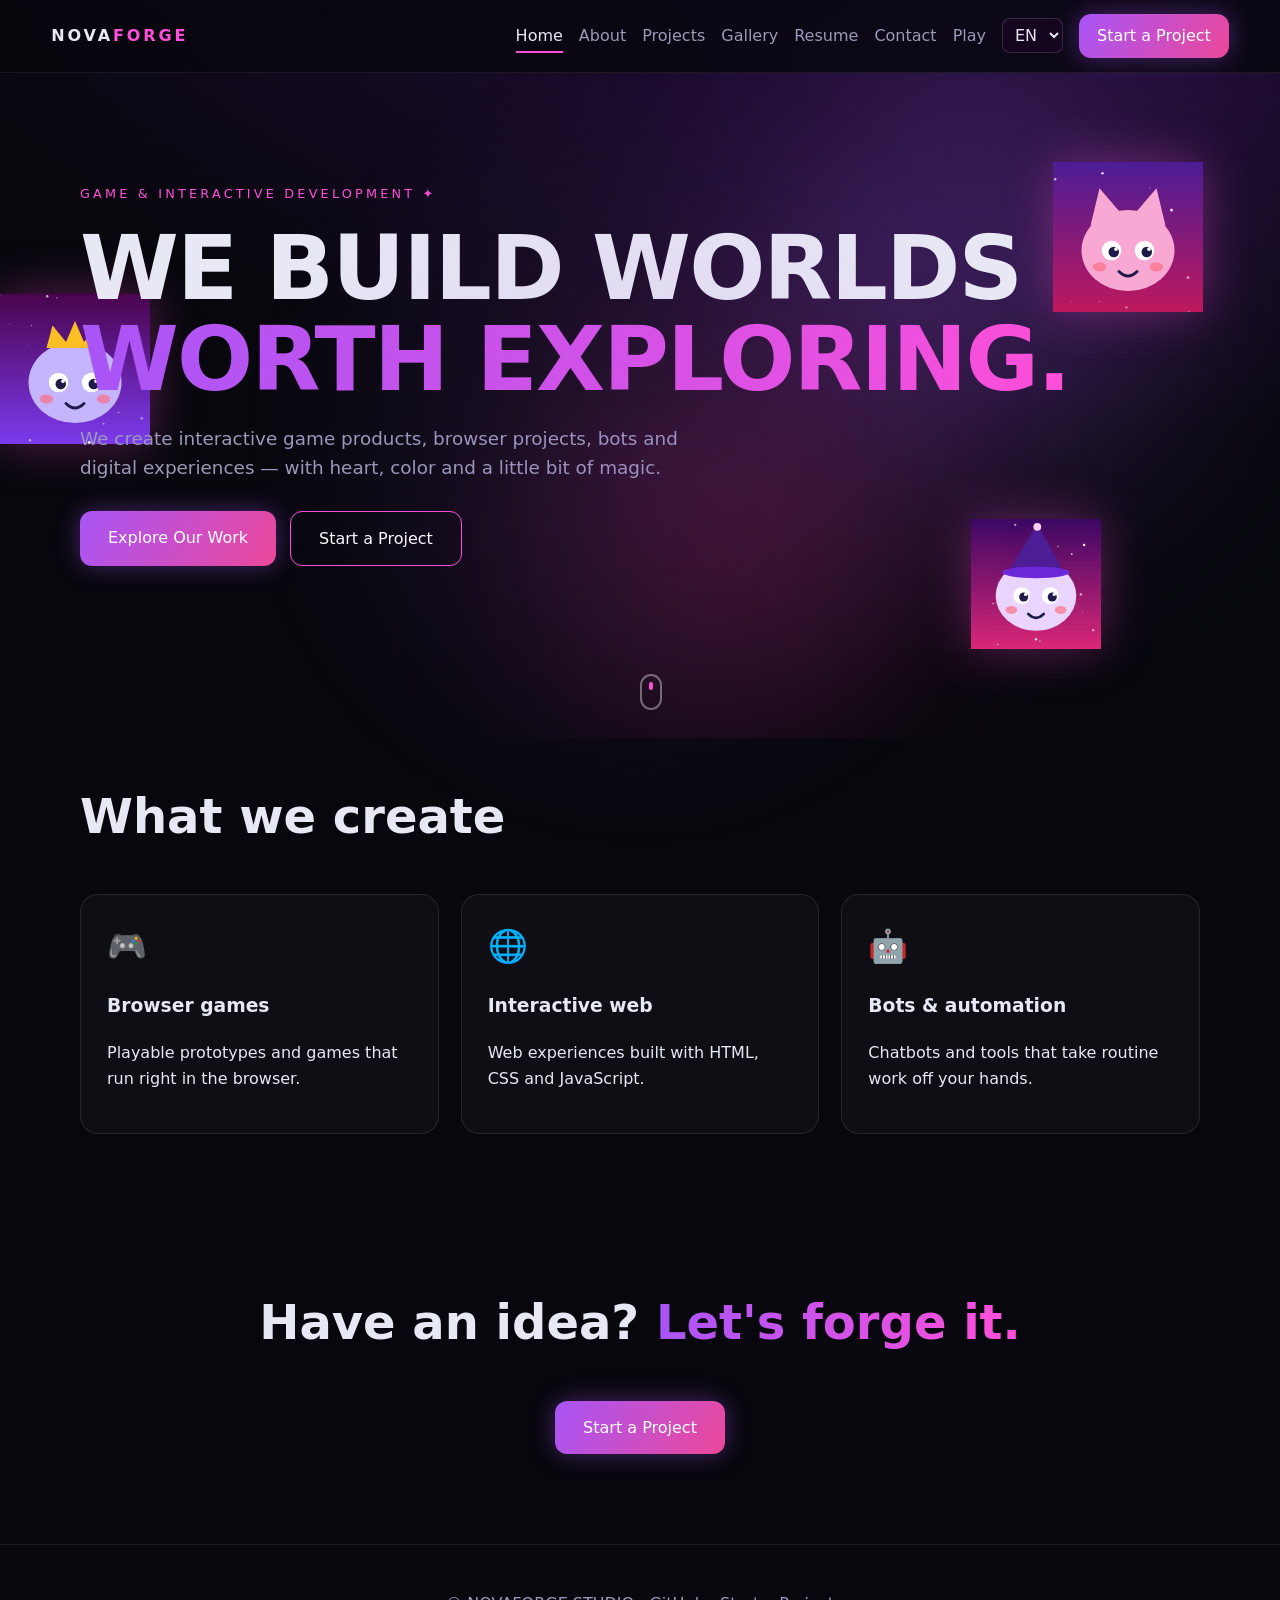
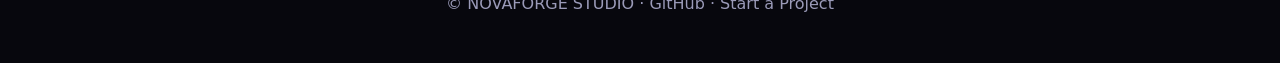
<file: index.html>
<!doctype html><html lang="en"><head><meta charset="utf-8"><meta name="viewport" content="width=device-width,initial-scale=1">
<title>Home — NOVAFORGE STUDIO</title><meta name="description" content="NOVAFORGE STUDIO builds interactive game products and digital experiences."><meta property="og:title" content="Home — NOVAFORGE STUDIO"><meta property="og:description" content="NOVAFORGE STUDIO builds interactive game products and digital experiences."><meta property="og:type" content="website">
<link rel="icon" href="assets/images/char-0.svg"><link rel="stylesheet" href="assets/css/style.css"></head><body>
<div class="spot" aria-hidden="true"></div><header class="top"><a class="logo" href="index.html">NOVA<b>FORGE</b></a>
<button class="burger" aria-label="Menu" aria-expanded="false"><span></span><span></span></button><nav><a href="index.html" class=active aria-current=page>Home</a><a href="about.html">About</a><a href="projects.html">Projects</a><a href="gallery.html">Gallery</a><a href="resume.html">Resume</a><a href="contact.html">Contact</a><a href="play.html">Play</a><a class="btn sm" href="start.html">Start a Project</a></nav></header>
<main><section class="hero"><div class="orb o1"></div><div class="orb o2"></div><div class="grid-bg"></div><img class="fl f0" data-depth="8" src="assets/images/char-0.svg" alt="Miko the Pixel Cat, original game character"><img class="fl f1" data-depth="16" src="assets/images/char-1.svg" alt="Bolt the Bot, original game character"><img class="fl f2" data-depth="24" src="assets/images/char-2.svg" alt="Luna the Mage, original game character"><img class="fl f5" data-depth="48" src="assets/images/char-5.svg" alt="Goo the Slime King, original game character">
<div class="wrap"><p class="eyebrow rv">Game &amp; interactive development ✦</p><h1 class="rv">WE BUILD WORLDS<br><span class="grad">WORTH EXPLORING.</span></h1>
<p class="lead rv">We create interactive game products, browser projects, bots and digital experiences — with heart, color and a little bit of magic.</p>
<div class="row rv"><a class="btn" href="projects.html">Explore Our Work</a><a class="btn ghost" href="start.html">Start a Project</a></div></div><div class="scroll" aria-hidden="true"><i></i></div></section>
<section class="wrap"><h2 class="rv">What we create</h2><div class="cards">
<article class="card rv"><span class="ic">🎮</span><h3>Browser games</h3><p>Playable prototypes and games that run right in the browser.</p></article>
<article class="card rv"><span class="ic">🌐</span><h3>Interactive web</h3><p>Web experiences built with HTML, CSS and JavaScript.</p></article>
<article class="card rv"><span class="ic">🤖</span><h3>Bots &amp; automation</h3><p>Chatbots and tools that take routine work off your hands.</p></article></div></section>
<section class="wrap cta rv"><h2>Have an idea? <span class="grad">Let's forge it.</span></h2><a class="btn" href="start.html">Start a Project</a></section></main><footer><p>© NOVAFORGE STUDIO · <a href="https://github.com/nurjamal505" target="_blank" rel="noopener noreferrer">GitHub</a> · <a href="start.html">Start a Project</a></p></footer>
<button id="up" aria-label="Back to top">↑</button><script src="assets/js/i18n.js"></script><script src="assets/js/main.js"></script></body></html>
</file>
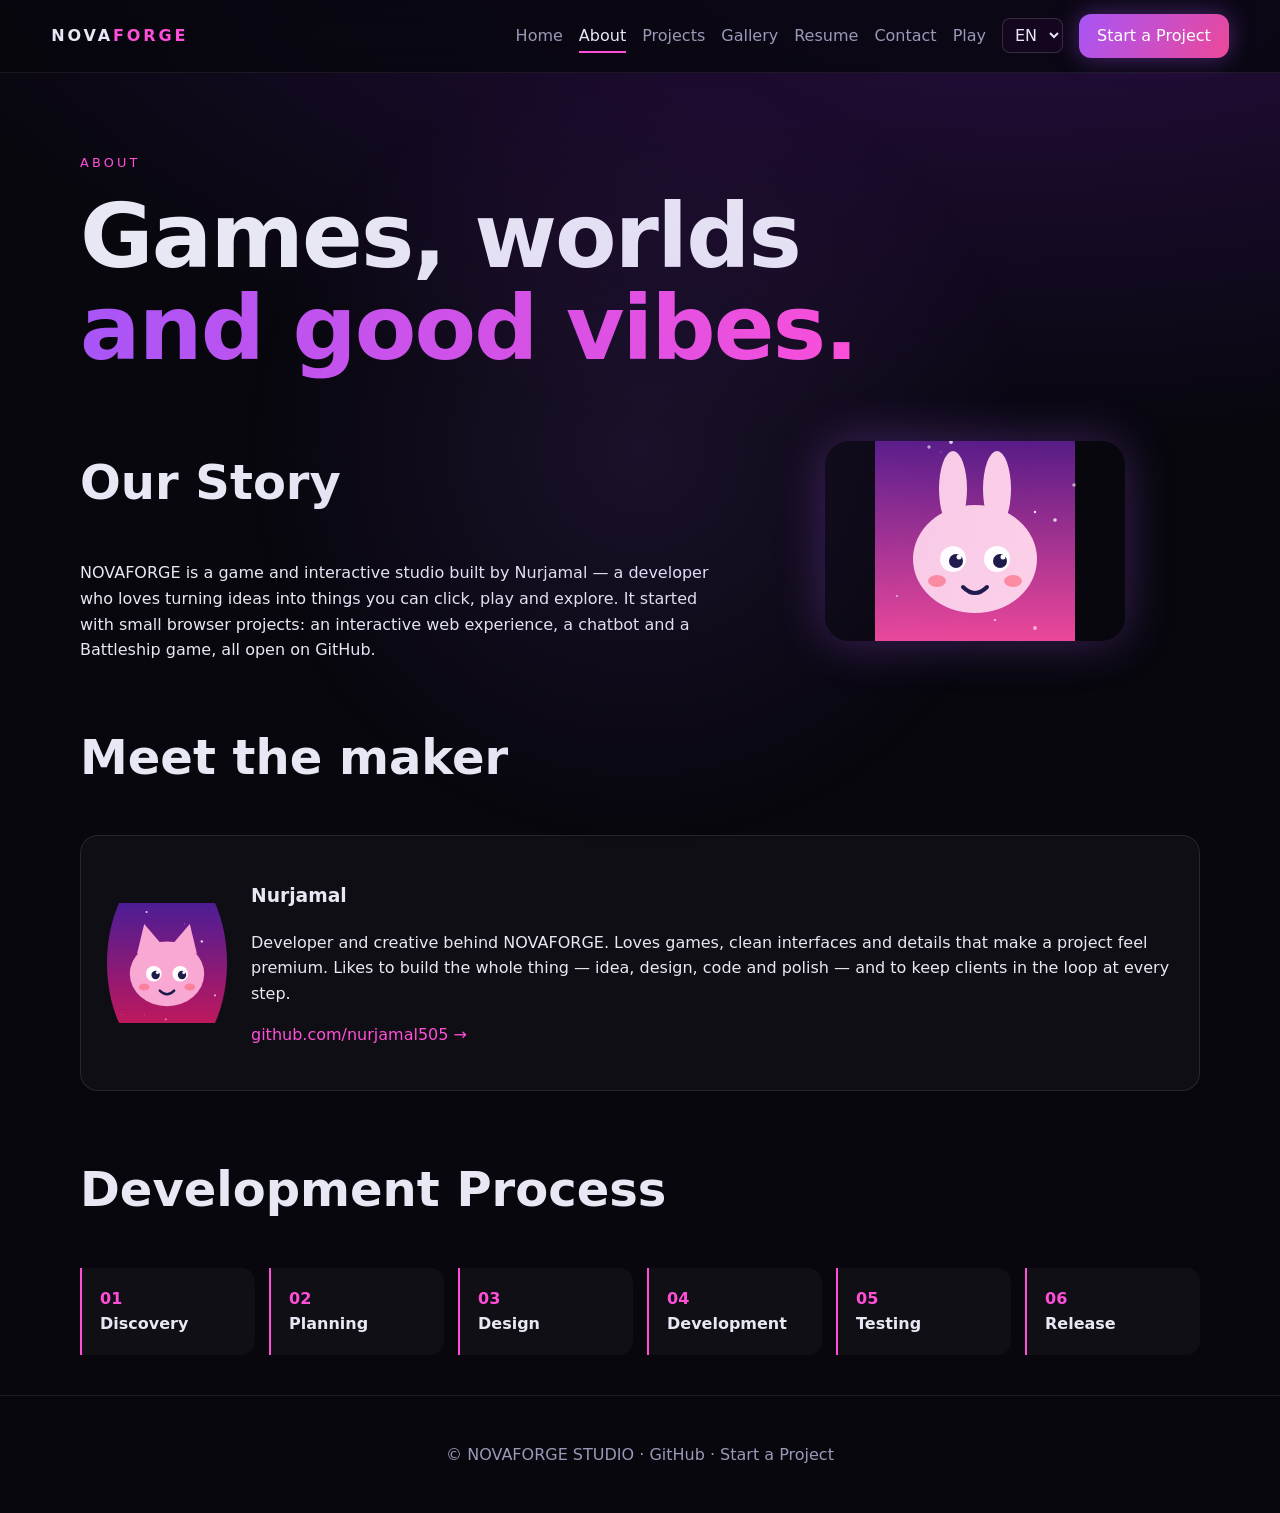
<file: about.html>
<!doctype html><html lang="en"><head><meta charset="utf-8"><meta name="viewport" content="width=device-width,initial-scale=1">
<title>About — NOVAFORGE STUDIO</title><meta name="description" content="The story, vision and process of NOVAFORGE STUDIO."><meta property="og:title" content="About — NOVAFORGE STUDIO"><meta property="og:description" content="The story, vision and process of NOVAFORGE STUDIO."><meta property="og:type" content="website">
<link rel="icon" href="assets/images/char-0.svg"><link rel="stylesheet" href="assets/css/style.css"></head><body>
<div class="spot" aria-hidden="true"></div><header class="top"><a class="logo" href="index.html">NOVA<b>FORGE</b></a>
<button class="burger" aria-label="Menu" aria-expanded="false"><span></span><span></span></button><nav><a href="index.html">Home</a><a href="about.html" class=active aria-current=page>About</a><a href="projects.html">Projects</a><a href="gallery.html">Gallery</a><a href="resume.html">Resume</a><a href="contact.html">Contact</a><a href="play.html">Play</a><a class="btn sm" href="start.html">Start a Project</a></nav></header>
<main><section class="wrap pt"><p class="eyebrow">About</p><h1 class="rv">Games, worlds<br><span class="grad">and good vibes.</span></h1>
<div class="two rv"><div><h2>Our Story</h2><p>NOVAFORGE is a game and interactive studio built by Nurjamal — a developer who loves turning ideas into things you can click, play and explore. It started with small browser projects: an interactive web experience, a chatbot and a Battleship game, all open on GitHub.</p></div><img class="big" src="assets/images/char-4.svg" alt="Pip the Bunny mascot" loading="lazy" width="200" height="200"></div>


<h2 class="rv">Meet the maker</h2><div class="card rv about-me"><img class="av" src="assets/images/char-0.svg" alt="Miko the Pixel Cat" loading="lazy" width="200" height="200"><div><h3>Nurjamal</h3><p>Developer and creative behind NOVAFORGE. Loves games, clean interfaces and details that make a project feel premium. Likes to build the whole thing — idea, design, code and polish — and to keep clients in the loop at every step.</p><p><a class="lnk" href="https://github.com/nurjamal505" target="_blank" rel="noopener noreferrer">github.com/nurjamal505 →</a></p></div></div>

<h2 class="rv">Development Process</h2><ol class="steps rv"><li><b>Discovery</b></li><li><b>Planning</b></li><li><b>Design</b></li><li><b>Development</b></li><li><b>Testing</b></li><li><b>Release</b></li></ol>

</section></main><footer><p>© NOVAFORGE STUDIO · <a href="https://github.com/nurjamal505" target="_blank" rel="noopener noreferrer">GitHub</a> · <a href="start.html">Start a Project</a></p></footer>
<button id="up" aria-label="Back to top">↑</button><script src="assets/js/i18n.js"></script><script src="assets/js/main.js"></script></body></html>
</file>
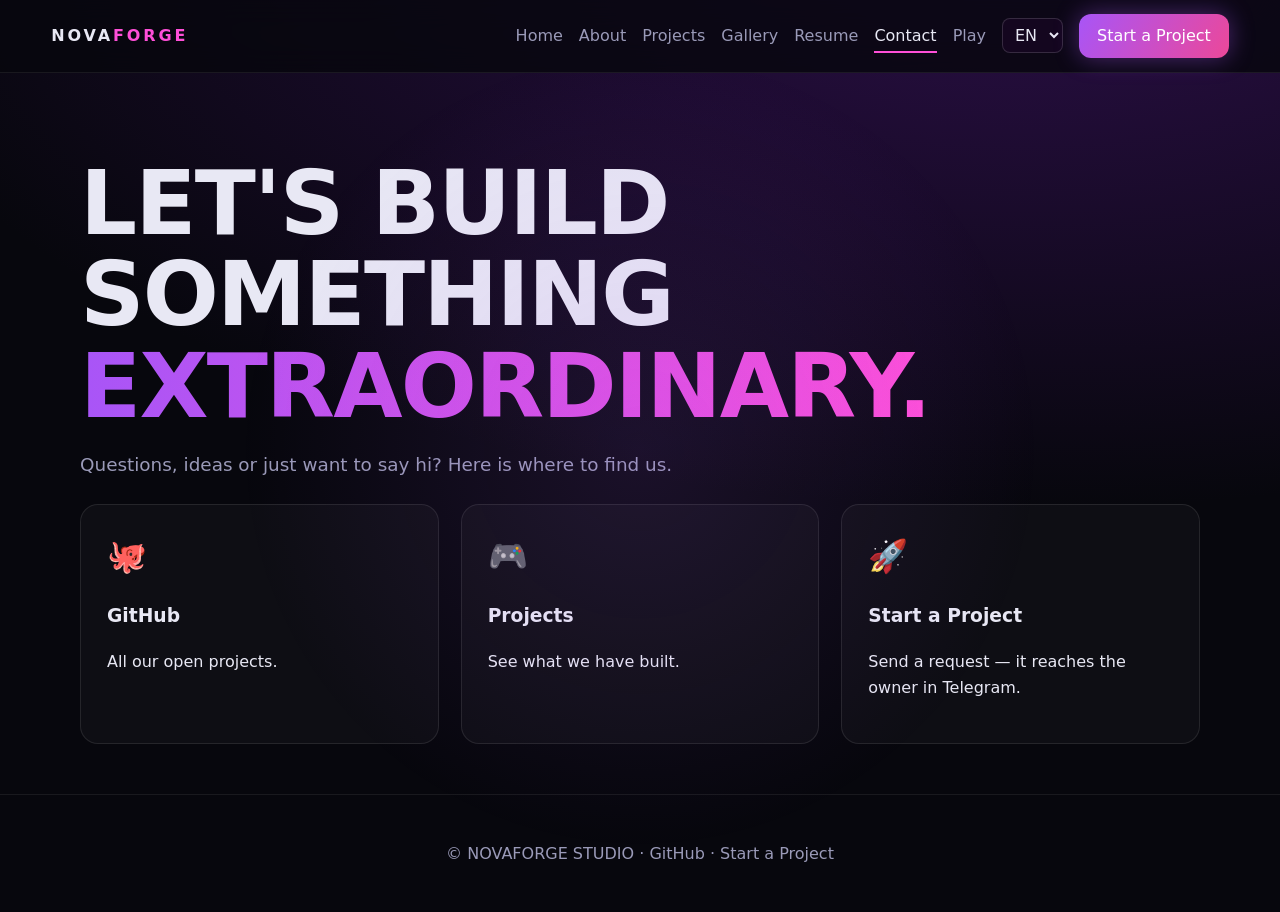
<file: contact.html>
<!doctype html><html lang="en"><head><meta charset="utf-8"><meta name="viewport" content="width=device-width,initial-scale=1">
<title>Contact — NOVAFORGE STUDIO</title><meta name="description" content="Ways to reach NOVAFORGE STUDIO."><meta property="og:title" content="Contact — NOVAFORGE STUDIO"><meta property="og:description" content="Ways to reach NOVAFORGE STUDIO."><meta property="og:type" content="website">
<link rel="icon" href="assets/images/char-0.svg"><link rel="stylesheet" href="assets/css/style.css"></head><body>
<div class="spot" aria-hidden="true"></div><header class="top"><a class="logo" href="index.html">NOVA<b>FORGE</b></a>
<button class="burger" aria-label="Menu" aria-expanded="false"><span></span><span></span></button><nav><a href="index.html">Home</a><a href="about.html">About</a><a href="projects.html">Projects</a><a href="gallery.html">Gallery</a><a href="resume.html">Resume</a><a href="contact.html" class=active aria-current=page>Contact</a><a href="play.html">Play</a><a class="btn sm" href="start.html">Start a Project</a></nav></header>
<main><section class="wrap pt"><h1 class="rv">LET'S BUILD SOMETHING<br><span class="grad">EXTRAORDINARY.</span></h1><p class="lead rv">Questions, ideas or just want to say hi? Here is where to find us.</p>
<div class="cards"><a class="card rv" href="https://github.com/nurjamal505" target="_blank" rel="noopener noreferrer"><span class="ic">🐙</span><h3>GitHub</h3><p>All our open projects.</p></a><a class="card rv" href="projects.html"><span class="ic">🎮</span><h3>Projects</h3><p>See what we have built.</p></a><a class="card rv" href="start.html"><span class="ic">🚀</span><h3>Start a Project</h3><p>Send a request — it reaches the owner in Telegram.</p></a></div>
</section></main><footer><p>© NOVAFORGE STUDIO · <a href="https://github.com/nurjamal505" target="_blank" rel="noopener noreferrer">GitHub</a> · <a href="start.html">Start a Project</a></p></footer>
<button id="up" aria-label="Back to top">↑</button><script src="assets/js/i18n.js"></script><script src="assets/js/main.js"></script></body></html>
</file>
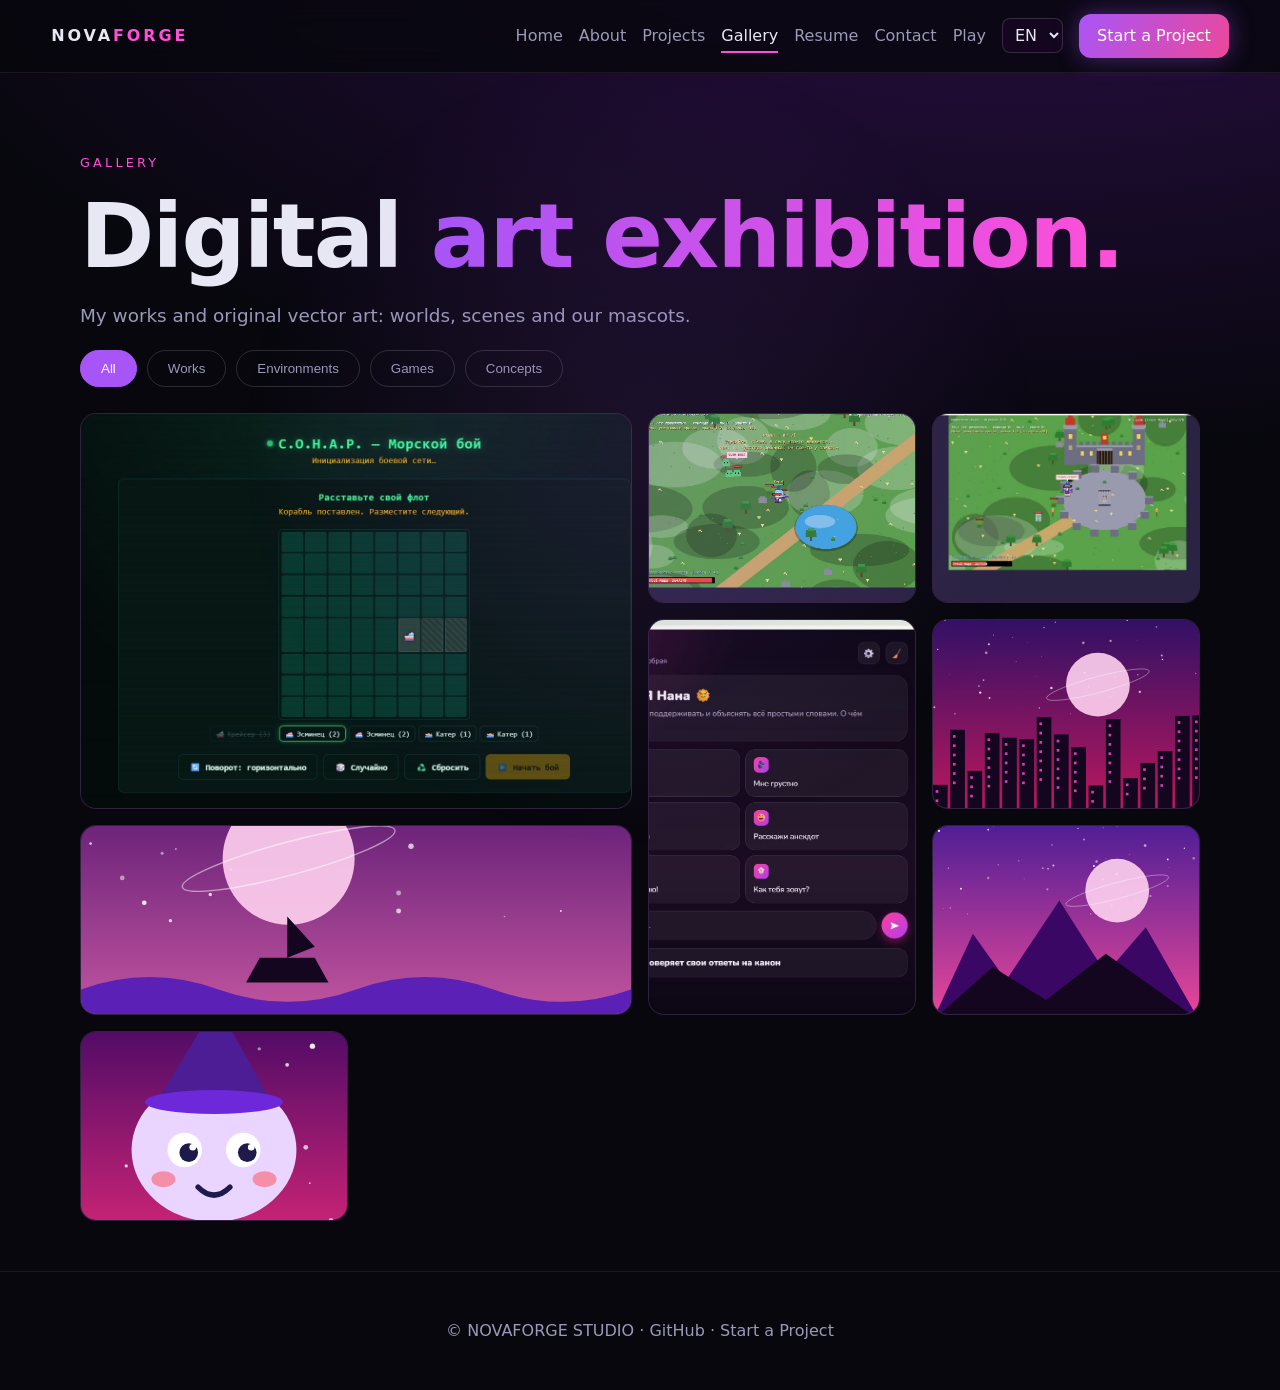
<file: gallery.html>
<!doctype html><html lang="en"><head><meta charset="utf-8"><meta name="viewport" content="width=device-width,initial-scale=1">
<title>Gallery — NOVAFORGE STUDIO</title><meta name="description" content="Digital art gallery of NOVAFORGE STUDIO."><meta property="og:title" content="Gallery — NOVAFORGE STUDIO"><meta property="og:description" content="Digital art gallery of NOVAFORGE STUDIO."><meta property="og:type" content="website">
<link rel="icon" href="assets/images/char-0.svg"><link rel="stylesheet" href="assets/css/style.css"></head><body>
<div class="spot" aria-hidden="true"></div><header class="top"><a class="logo" href="index.html">NOVA<b>FORGE</b></a>
<button class="burger" aria-label="Menu" aria-expanded="false"><span></span><span></span></button><nav><a href="index.html">Home</a><a href="about.html">About</a><a href="projects.html">Projects</a><a href="gallery.html" class=active aria-current=page>Gallery</a><a href="resume.html">Resume</a><a href="contact.html">Contact</a><a href="play.html">Play</a><a class="btn sm" href="start.html">Start a Project</a></nav></header>
<main><section class="wrap pt"><p class="eyebrow">Gallery</p><h1 class="rv">Digital <span class="grad">art exhibition.</span></h1><p class="lead">My works and original vector art: worlds, scenes and our mascots.</p>
<div class="filters rv" role="group" aria-label="Filter"><button class="on" data-f="All">All</button><button data-f="Works">Works</button><button class="" data-f="Environments">Environments</button><button class="" data-f="Games">Games</button><button class="" data-f="Concepts">Concepts</button></div><div class="g" id="gal"><figure class="it rv" data-cat="Works"><img src="assets/images/gallery/work-1.jpg" alt="S.O.N.A.R. Battleship screenshot" loading="lazy"><figcaption><span>01</span>S.O.N.A.R. — Battleship</figcaption></figure><figure class="it rv" data-cat="Works"><img src="assets/images/gallery/work-2.jpg" alt="Forest of the Cursed game screenshot" loading="lazy"><figcaption><span>02</span>Forest of the Cursed — Frost Mage</figcaption></figure><figure class="it rv" data-cat="Works"><img src="assets/images/gallery/work-3.jpg" alt="Castle game screenshot" loading="lazy"><figcaption><span>03</span>Castle &amp; the Caged Child</figcaption></figure><figure class="it rv" data-cat="Works"><img src="assets/images/gallery/work-4.jpg" alt="Nana Chatbot screenshot" loading="lazy"><figcaption><span>04</span>Nana Chatbot UI</figcaption></figure><figure class="it rv" data-cat="Environments"><img src="assets/images/scene-0.svg" alt="Neon Skyline — original scene art" loading="lazy"><figcaption><span>05</span>Neon Skyline</figcaption></figure><figure class="it rv" data-cat="Games"><img src="assets/images/scene-1.svg" alt="Fleet at Dusk — original scene art" loading="lazy"><figcaption><span>06</span>Fleet at Dusk</figcaption></figure><figure class="it rv" data-cat="Environments"><img src="assets/images/scene-2.svg" alt="Crystal Peaks — original scene art" loading="lazy"><figcaption><span>07</span>Crystal Peaks</figcaption></figure><figure class="it rv" data-cat="Concepts"><img src="assets/images/char-2.svg" alt="Luna the Mage — original character art" loading="lazy"><figcaption><span>08</span>Luna the Mage</figcaption></figure></div></section>
<div id="lb" hidden role="dialog" aria-modal="true" aria-label="Image viewer"><button class="x" aria-label="Close">✕</button><button class="pv" aria-label="Previous">‹</button><figure><img alt=""><figcaption></figcaption></figure><button class="nx" aria-label="Next">›</button></div></main><footer><p>© NOVAFORGE STUDIO · <a href="https://github.com/nurjamal505" target="_blank" rel="noopener noreferrer">GitHub</a> · <a href="start.html">Start a Project</a></p></footer>
<button id="up" aria-label="Back to top">↑</button><script src="assets/js/i18n.js"></script><script src="assets/js/main.js"></script><script src="assets/js/gallery.js"></script></body></html>
</file>
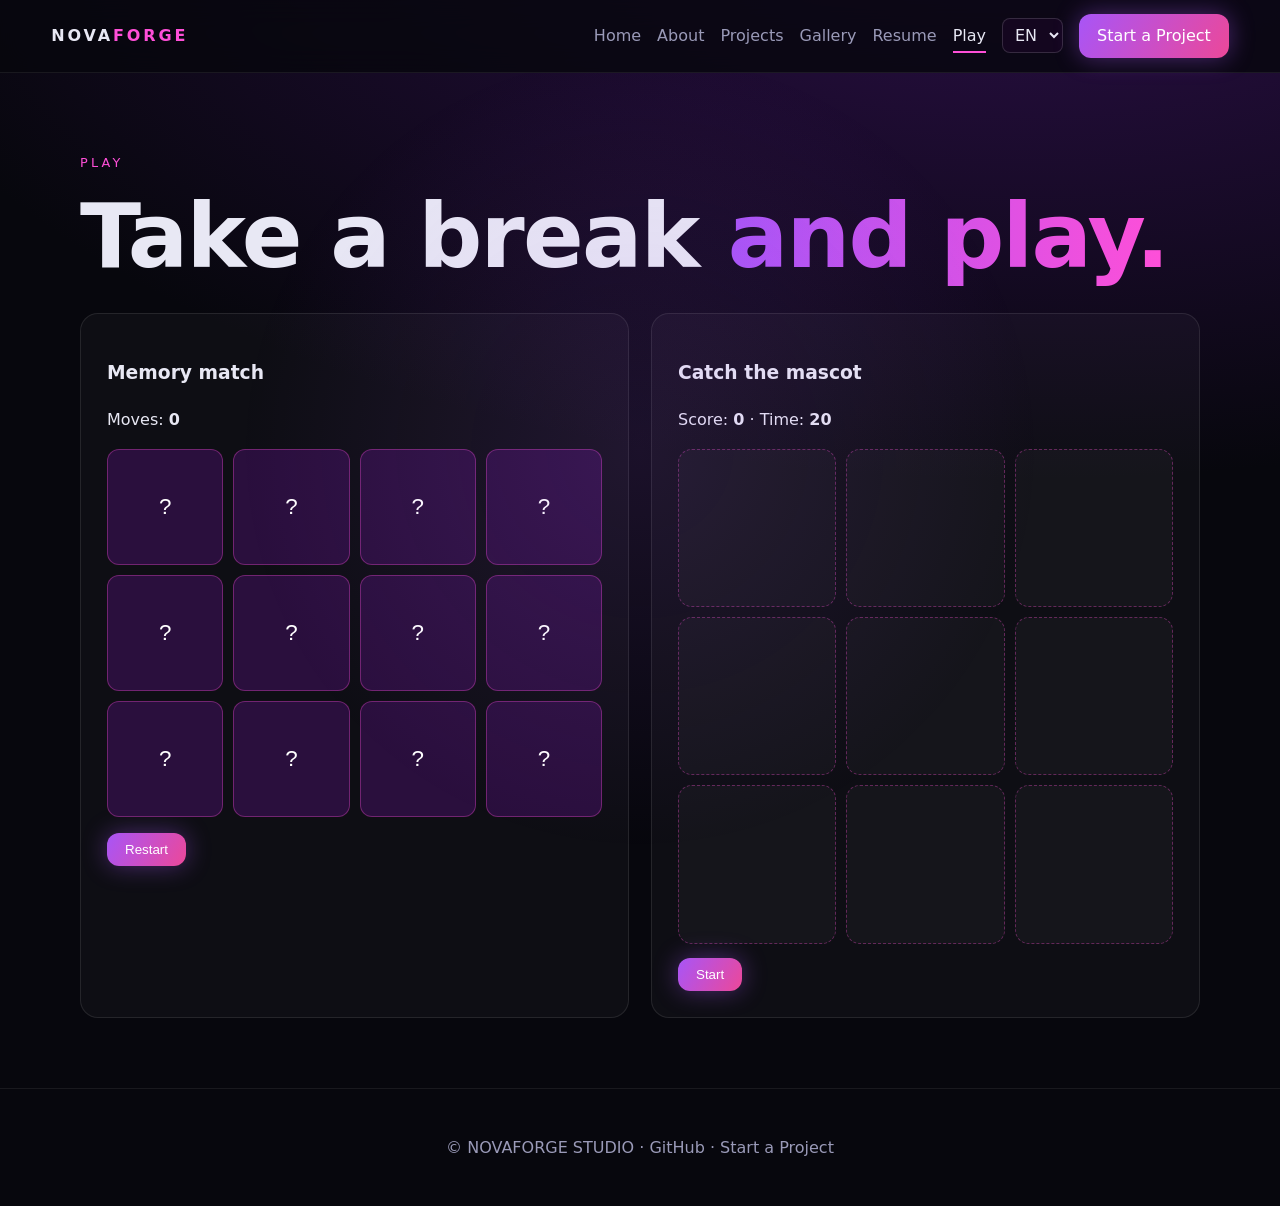
<file: play.html>
<!doctype html><html lang="en"><head><meta charset="utf-8"><meta name="viewport" content="width=device-width,initial-scale=1">
<title>Play — NOVAFORGE STUDIO</title><meta name="description" content="NOVAFORGE STUDIO builds interactive game products and digital experiences."><meta property="og:title" content="Play — NOVAFORGE STUDIO"><meta property="og:description" content="NOVAFORGE STUDIO builds interactive game products and digital experiences."><meta property="og:type" content="website">
<link rel="icon" href="assets/images/char-0.svg"><link rel="stylesheet" href="assets/css/style.css"></head><body>
<div class="spot" aria-hidden="true"></div><header class="top"><a class="logo" href="index.html">NOVA<b>FORGE</b></a>
<button class="burger" aria-label="Menu" aria-expanded="false"><span></span><span></span></button><nav><a href="index.html">Home</a><a href="about.html">About</a><a href="projects.html">Projects</a><a href="gallery.html">Gallery</a><a href="resume.html">Resume</a><a href="play.html" class=active aria-current=page>Play</a><a class="btn sm" href="start.html">Start a Project</a></nav></header>
<main><section class="wrap pt"><p class="eyebrow">Play</p><h1 class="rv">Take a break <span class="grad">and play.</span></h1><div class="pl"><div class="card"><h3>Memory match</h3><p><span>Moves</span>: <b id="mv">0</b></p><div id="mem" class="mem"></div><p id="win" class="grad"></p><button class="btn sm" id="rs">Restart</button></div><div class="card"><h3>Catch the mascot</h3><p><span>Score</span>: <b id="sc">0</b> · <span>Time</span>: <b id="tm">20</b></p><div id="catch" class="cg"></div><button class="btn sm" id="st">Start</button></div></div></section></main><footer><p>© NOVAFORGE STUDIO · <a href="https://github.com/nurjamal505" target="_blank" rel="noopener noreferrer">GitHub</a> · <a href="start.html">Start a Project</a></p></footer>
<button id="up" aria-label="Back to top">↑</button><script src="assets/js/i18n.js"></script><script src="assets/js/main.js"></script><script src="assets/js/play.js"></script></body></html>
</file>
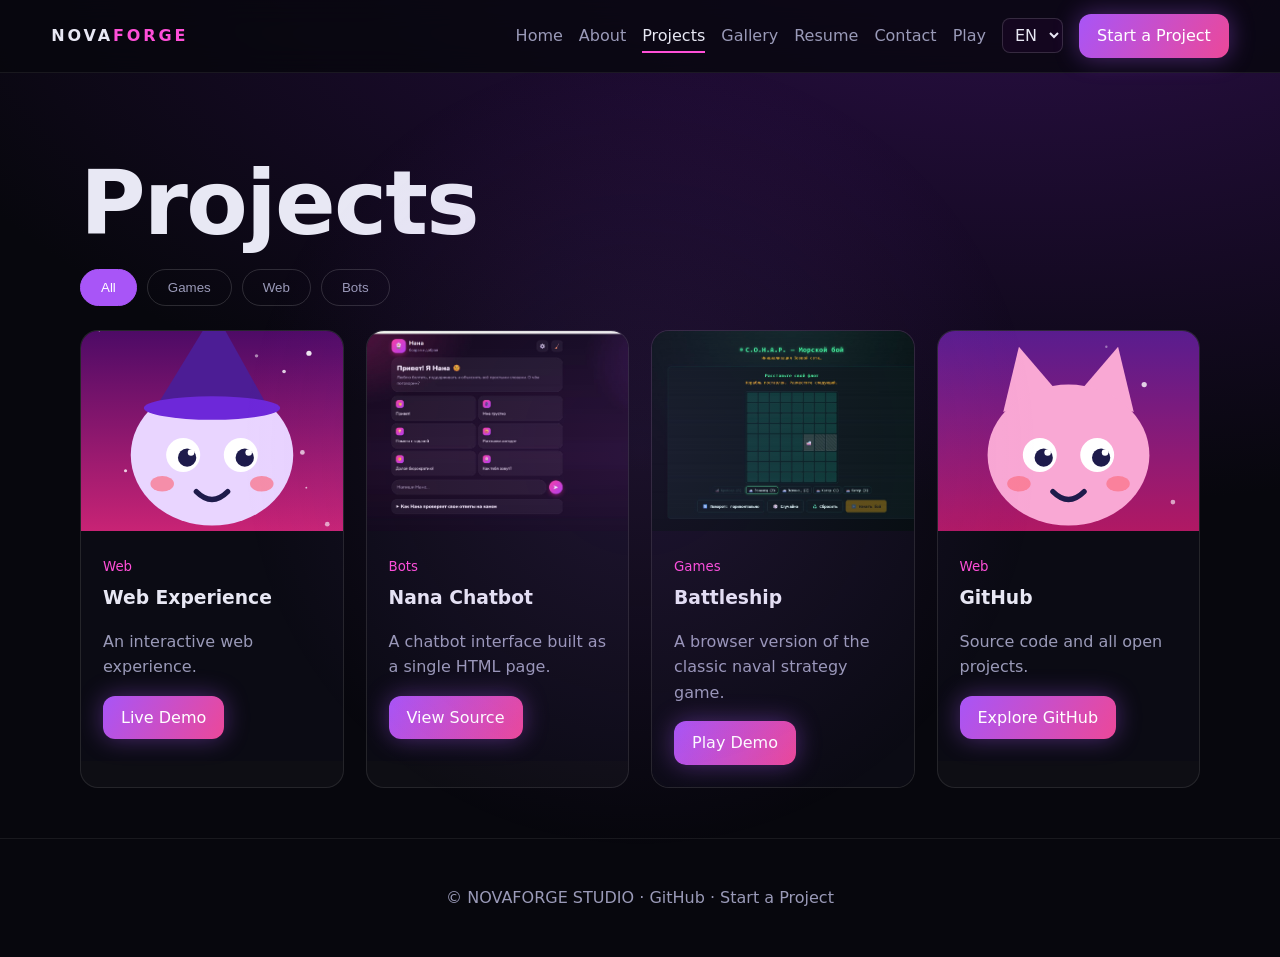
<file: projects.html>
<!doctype html><html lang="en"><head><meta charset="utf-8"><meta name="viewport" content="width=device-width,initial-scale=1">
<title>Projects — NOVAFORGE STUDIO</title><meta name="description" content="Selected projects by NOVAFORGE STUDIO."><meta property="og:title" content="Projects — NOVAFORGE STUDIO"><meta property="og:description" content="Selected projects by NOVAFORGE STUDIO."><meta property="og:type" content="website">
<link rel="icon" href="assets/images/char-0.svg"><link rel="stylesheet" href="assets/css/style.css"></head><body>
<div class="spot" aria-hidden="true"></div><header class="top"><a class="logo" href="index.html">NOVA<b>FORGE</b></a>
<button class="burger" aria-label="Menu" aria-expanded="false"><span></span><span></span></button><nav><a href="index.html">Home</a><a href="about.html">About</a><a href="projects.html" class=active aria-current=page>Projects</a><a href="gallery.html">Gallery</a><a href="resume.html">Resume</a><a href="contact.html">Contact</a><a href="play.html">Play</a><a class="btn sm" href="start.html">Start a Project</a></nav></header>
<main><section class="wrap pt"><h1 class="rv">Projects</h1><div class="filters rv" role="group" aria-label="Filter"><button class="on" data-f="all">All</button><button data-f="games">Games</button><button data-f="web">Web</button><button data-f="bots">Bots</button></div><div class="cards" id="pg"><article class="card proj rv" data-cat="web"><div class="cover"><img src="assets/images/char-2.svg" alt="Web Experience cover art" loading="lazy"></div><div class="pb"><small>Web</small><h3>Web Experience</h3><p>An interactive web experience.</p><a class="btn sm" href="https://simultaneously-dvd-tions-urls.trycloudflare.com/" target="_blank" rel="noopener noreferrer">Live Demo</a></div></article><article class="card proj rv" data-cat="bots"><div class="cover"><img src="assets/images/gallery/work-4.jpg" alt="Nana Chatbot interface" loading="lazy"></div><div class="pb"><small>Bots</small><h3>Nana Chatbot</h3><p>A chatbot interface built as a single HTML page.</p><a class="btn sm" href="https://github.com/nurjamal505/Chatbot/blob/main/nana_bot.html" target="_blank" rel="noopener noreferrer">View Source</a></div></article><article class="card proj rv" data-cat="games"><div class="cover"><img src="assets/images/gallery/work-1.jpg" alt="Battleship game screenshot" loading="lazy"></div><div class="pb"><small>Games</small><h3>Battleship</h3><p>A browser version of the classic naval strategy game.</p><a class="btn sm" href="https://battleship-ten-beta.vercel.app/" target="_blank" rel="noopener noreferrer">Play Demo</a></div></article><article class="card proj rv" data-cat="web"><div class="cover"><img src="assets/images/char-0.svg" alt="GitHub cover art" loading="lazy"></div><div class="pb"><small>Web</small><h3>GitHub</h3><p>Source code and all open projects.</p><a class="btn sm" href="https://github.com/nurjamal505" target="_blank" rel="noopener noreferrer">Explore GitHub</a></div></article></div></section></main><footer><p>© NOVAFORGE STUDIO · <a href="https://github.com/nurjamal505" target="_blank" rel="noopener noreferrer">GitHub</a> · <a href="start.html">Start a Project</a></p></footer>
<button id="up" aria-label="Back to top">↑</button><script src="assets/js/i18n.js"></script><script src="assets/js/main.js"></script></body></html>
</file>
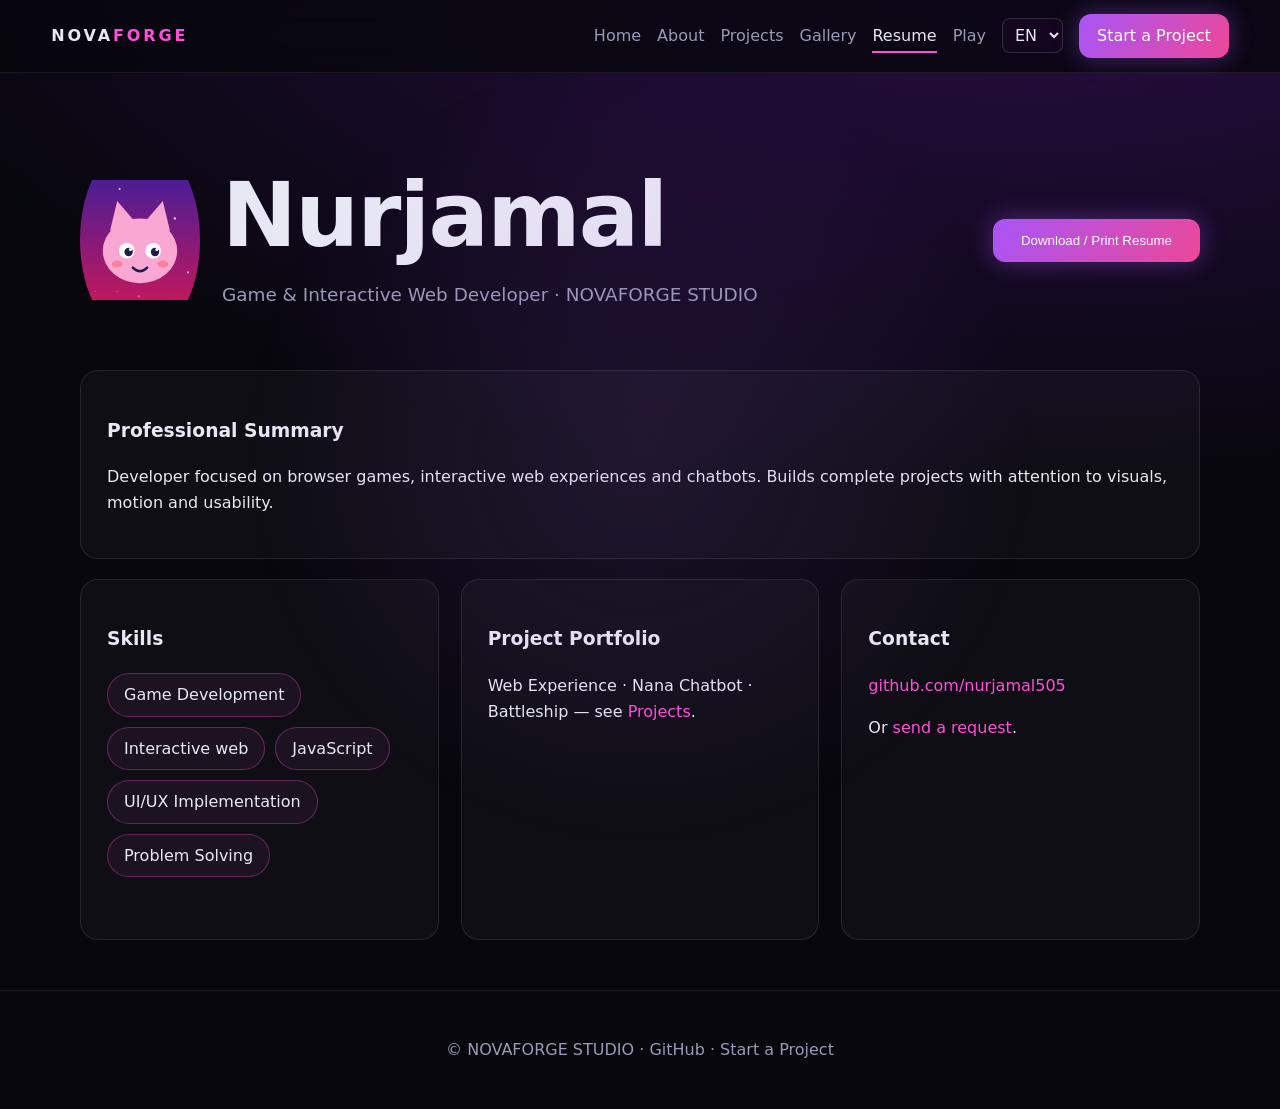
<file: resume.html>
<!doctype html><html lang="en"><head><meta charset="utf-8"><meta name="viewport" content="width=device-width,initial-scale=1">
<title>Resume — NOVAFORGE STUDIO</title><meta name="description" content="Resume of Nurjamal — NOVAFORGE STUDIO."><meta property="og:title" content="Resume — NOVAFORGE STUDIO"><meta property="og:description" content="Resume of Nurjamal — NOVAFORGE STUDIO."><meta property="og:type" content="website">
<link rel="icon" href="assets/images/char-0.svg"><link rel="stylesheet" href="assets/css/style.css"></head><body>
<div class="spot" aria-hidden="true"></div><header class="top"><a class="logo" href="index.html">NOVA<b>FORGE</b></a>
<button class="burger" aria-label="Menu" aria-expanded="false"><span></span><span></span></button><nav><a href="index.html">Home</a><a href="about.html">About</a><a href="projects.html">Projects</a><a href="gallery.html">Gallery</a><a href="resume.html" class=active aria-current=page>Resume</a><a href="play.html">Play</a><a class="btn sm" href="start.html">Start a Project</a></nav></header>
<main><section class="wrap pt resume"><div class="rh"><img class="av" src="assets/images/char-0.svg" alt="Miko mascot" loading="lazy" width="200" height="200"><div><h1>Nurjamal</h1><p class="lead">Game &amp; Interactive Web Developer · NOVAFORGE STUDIO</p></div><button class="btn noprint" onclick="window.print()">Download / Print Resume</button></div>
<div class="card rv"><h3>Professional Summary</h3><p>Developer focused on browser games, interactive web experiences and chatbots. Builds complete projects with attention to visuals, motion and usability.</p></div>
<div class="cards"><div class="card rv"><h3>Skills</h3><div class="chips"><span>Game Development</span><span>Interactive web</span><span>JavaScript</span><span>UI/UX Implementation</span><span>Problem Solving</span></div></div>
<div class="card rv"><h3>Project Portfolio</h3><p>Web Experience · Nana Chatbot · Battleship — see <a class="lnk" href="projects.html">Projects</a>.</p></div>
<div class="card rv"><h3>Contact</h3><p><a class="lnk" href="https://github.com/nurjamal505" target="_blank" rel="noopener noreferrer">github.com/nurjamal505</a></p><p>Or <a class="lnk" href="start.html">send a request</a>.</p></div></div></section></main><footer><p>© NOVAFORGE STUDIO · <a href="https://github.com/nurjamal505" target="_blank" rel="noopener noreferrer">GitHub</a> · <a href="start.html">Start a Project</a></p></footer>
<button id="up" aria-label="Back to top">↑</button><script src="assets/js/i18n.js"></script><script src="assets/js/main.js"></script></body></html>
</file>
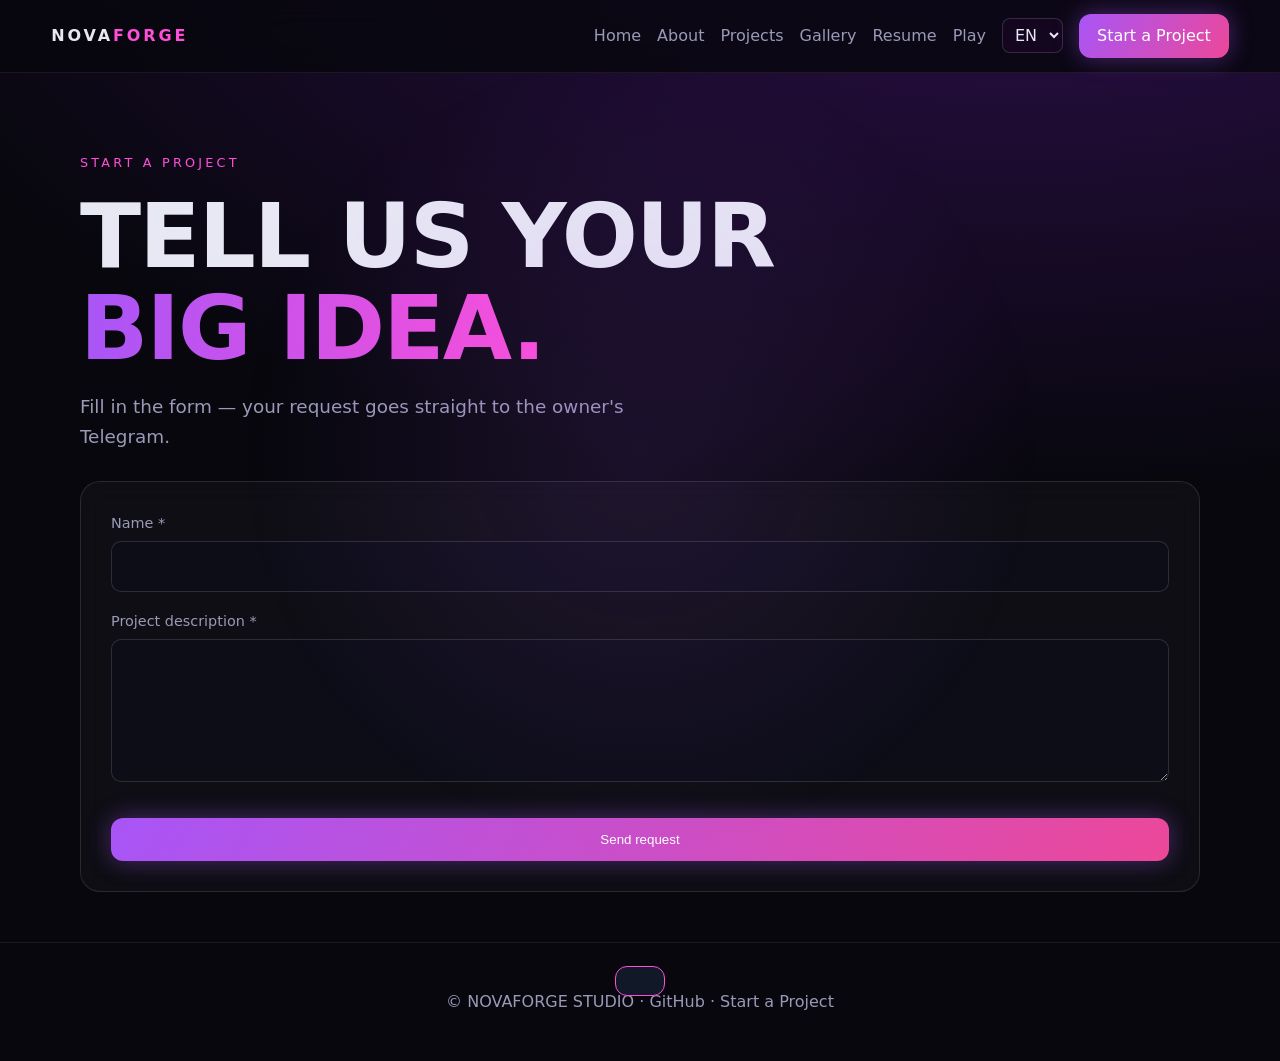
<file: start.html>
<!doctype html><html lang="en"><head><meta charset="utf-8"><meta name="viewport" content="width=device-width,initial-scale=1">
<title>Start a Project — NOVAFORGE STUDIO</title><meta name="description" content="Send a project request to NOVAFORGE STUDIO."><meta property="og:title" content="Start a Project — NOVAFORGE STUDIO"><meta property="og:description" content="Send a project request to NOVAFORGE STUDIO."><meta property="og:type" content="website">
<link rel="icon" href="assets/images/char-0.svg"><link rel="stylesheet" href="assets/css/style.css"></head><body>
<div class="spot" aria-hidden="true"></div><header class="top"><a class="logo" href="index.html">NOVA<b>FORGE</b></a>
<button class="burger" aria-label="Menu" aria-expanded="false"><span></span><span></span></button><nav><a href="index.html">Home</a><a href="about.html">About</a><a href="projects.html">Projects</a><a href="gallery.html">Gallery</a><a href="resume.html">Resume</a><a href="play.html">Play</a><a class="btn sm" href="start.html">Start a Project</a></nav></header>
<main><section class="wrap pt"><p class="eyebrow">Start a project</p><h1 class="rv">TELL US YOUR<br><span class="grad">BIG IDEA.</span></h1><p class="lead rv">Fill in the form — your request goes straight to the owner's Telegram.</p><form id="lead" class="glass one" novalidate><label class="full">Name *<input name="name" required maxlength="80" autocomplete="name"></label><label class="full">Project description *<textarea name="message" rows="5" required minlength="20" maxlength="2000"></textarea></label><input name="website" class="hp" tabindex="-1" autocomplete="off" aria-hidden="true"><p class="err full" id="err" role="alert"></p><button class="btn full" id="send" type="submit">Send request</button></form><div id="toast" role="status" aria-live="polite"></div></section></main><footer><p>© NOVAFORGE STUDIO · <a href="https://github.com/nurjamal505" target="_blank" rel="noopener noreferrer">GitHub</a> · <a href="start.html">Start a Project</a></p></footer>
<button id="up" aria-label="Back to top">↑</button><script src="assets/js/i18n.js"></script><script src="assets/js/main.js"></script><script src="assets/js/config.js"></script><script src="assets/js/form.js"></script></body></html>
</file>
<file: assets/css/style.css>
:root{--bg:#07070d;--p:#a855f7;--c:#ff4fd8;--t:#e8e8f4;--m:#9a9ab8}
*{box-sizing:border-box}html{scroll-behavior:smooth}body{margin:0;background:radial-gradient(1200px 600px at 80% -10%,#2d0f4a,transparent),var(--bg);color:var(--t);font:16px/1.6 system-ui,Segoe UI,sans-serif;overflow-x:hidden;animation:in .8s}
@keyframes in{from{opacity:0}}a{color:inherit;text-decoration:none}.wrap{width:min(1120px,92%);margin:auto}.pt{padding-top:140px}
.top{position:fixed;inset:0 0 auto;z-index:10;display:flex;justify-content:space-between;align-items:center;padding:14px 4%;background:#07070dcc;backdrop-filter:blur(14px);border-bottom:1px solid #ffffff12}
.logo{font-weight:800;letter-spacing:.18em}.logo b{color:var(--c)}nav{display:flex;gap:22px;align-items:center}
nav a:not(.btn){position:relative;color:var(--m)}nav a:not(.btn)::after{content:"";position:absolute;left:0;bottom:-4px;height:2px;width:0;background:var(--c);transition:.3s}
nav a:hover::after,nav a.active::after{width:100%}nav a.active,nav a:hover{color:var(--t)}
.burger{display:none;background:none;border:0;width:44px;height:44px;cursor:pointer}.burger span{display:block;height:2px;background:#fff;margin:6px 10px}
.btn{display:inline-block;padding:14px 28px;border-radius:12px;border:0;font:600 15px inherit;color:#fff;cursor:pointer;background:linear-gradient(120deg,var(--p),#ec4899);box-shadow:0 0 24px #a855f766;transition:.3s}
.btn:hover{transform:translateY(-3px);box-shadow:0 8px 34px #ff4fd855}.btn.sm{padding:9px 18px}.btn.ghost{background:transparent;border:1px solid var(--c);box-shadow:none}.btn:disabled{opacity:.6;cursor:wait}
:focus-visible{outline:2px solid var(--c);outline-offset:3px}
.hero{min-height:100vh;display:flex;align-items:center;position:relative;overflow:hidden}
h1{font-size:clamp(2.4rem,7vw,5.6rem);line-height:1.02;margin:.2em 0;letter-spacing:-.02em}h2{font-size:clamp(1.8rem,4vw,3rem)}
.grad{background:linear-gradient(90deg,var(--p),var(--c));-webkit-background-clip:text;background-clip:text;color:transparent}
.eyebrow{color:var(--c);text-transform:uppercase;letter-spacing:.25em;font-size:.8rem}.lead{color:var(--m);max-width:620px;font-size:1.15rem}.row{display:flex;gap:14px;flex-wrap:wrap;margin-top:28px}
.orb{position:absolute;border-radius:50%;filter:blur(90px);opacity:.55;animation:fl 14s ease-in-out infinite alternate}.o1{width:420px;height:420px;background:var(--p);right:8%;top:10%}.o2{width:320px;height:320px;background:#db2777;right:30%;bottom:5%;animation-delay:-6s}
@keyframes fl{to{transform:translate(-40px,50px)}}
.grid-bg{position:absolute;inset:0;background:linear-gradient(#ffffff08 1px,transparent 1px) 0 0/60px 60px,linear-gradient(90deg,#ffffff08 1px,transparent 1px) 0 0/60px 60px;mask:linear-gradient(#000,transparent 85%)}
.hero .wrap{position:relative}.scroll{position:absolute;bottom:28px;left:50%;width:22px;height:36px;border:2px solid #fff6;border-radius:12px}.scroll i{display:block;width:4px;height:8px;background:var(--c);border-radius:2px;margin:6px auto;animation:sc 1.6s infinite}@keyframes sc{to{transform:translateY(12px);opacity:0}}
.cards{display:grid;grid-template-columns:repeat(auto-fit,minmax(260px,1fr));gap:22px;margin:30px 0 80px}
.card{background:#ffffff08;border:1px solid #ffffff18;border-radius:18px;padding:26px;transition:.35s;overflow:hidden}.card:hover{transform:translateY(-6px);border-color:var(--c);box-shadow:0 0 30px #ff4fd833}
.proj{padding:0}.cover{height:200px;display:flex;align-items:end;padding:16px;font-size:1.6rem;font-weight:800;transition:.5s}.proj:hover .cover{transform:scale(1.06)}.proj{overflow:hidden}.cover{transform-origin:center}
.pb{padding:22px;position:relative;background:#0b0b14}.pb small{color:var(--c)}.pb h3{margin:.2em 0}.pb p{color:var(--m)}
.filters{display:flex;gap:10px;margin:20px 0}.filters button{padding:10px 20px;border-radius:99px;border:1px solid #ffffff25;background:none;color:var(--m);cursor:pointer;transition:.3s}.filters .on{background:var(--p);color:#fff;border-color:var(--p)}
.card.hide{display:none}
.rv{opacity:0;transform:translateY(28px);transition:opacity .8s,transform .8s}.rv.in{opacity:1;transform:none}
.split .ch{display:inline-block;opacity:0;transform:translateY(40px);animation:ch .7s forwards}@keyframes ch{to{opacity:1;transform:none}}
.spot{position:fixed;inset:0;pointer-events:none;z-index:1;background:radial-gradient(400px at var(--x,50%) var(--y,50%),#a855f720,transparent)}
.glass{display:grid;grid-template-columns:1fr 1fr;gap:18px;background:#ffffff08;border:1px solid #ffffff1c;border-radius:20px;padding:30px;backdrop-filter:blur(12px);margin:30px 0 80px}
label{display:flex;flex-direction:column;gap:6px;font-size:.9rem;color:var(--m)}.full{grid-column:1/-1}
input,select,textarea{background:#0d0d18;border:1px solid #ffffff22;border-radius:10px;padding:13px;color:var(--t);font:inherit;transition:.25s}
input:focus,select:focus,textarea:focus{outline:0;border-color:var(--c);box-shadow:0 0 0 3px #ff4fd833}input.bad,textarea.bad{border-color:#f43f5e}
.chk{flex-direction:row;align-items:center}.chk input{width:20px;height:20px}.hp{position:absolute;left:-9999px}.err{color:#fb7185;margin:0}
#toast{position:fixed;bottom:24px;left:50%;transform:translate(-50%,120px);padding:14px 24px;border-radius:12px;background:#111827;border:1px solid var(--c);transition:.4s;z-index:20}#toast.show{transform:translate(-50%,0)}#toast.error{border-color:#f43f5e}
footer{border-top:1px solid #ffffff12;padding:30px 4%;text-align:center;color:var(--m)}
@media(max-width:980px){.burger{display:block}nav{position:fixed;inset:64px 0 auto;flex-direction:column;padding:24px;background:#07070df5;transform:translateY(-130%);transition:.4s}nav.open{transform:none}.glass{grid-template-columns:1fr}.orb{display:none}.btn,input,select{min-height:44px}}
@media(prefers-reduced-motion:reduce){*{animation:none!important;transition:none!important}.rv,.split .ch{opacity:1;transform:none}.spot,.orb{display:none}}
.ic{font-size:2rem;display:inline-block;transition:.4s}.card:hover .ic{transform:rotate(-12deg) scale(1.2)}a.card{display:block}
.fl{position:absolute;width:150px;filter:drop-shadow(0 0 24px #ff4fd855);animation:bob 5s ease-in-out infinite alternate}.f0{right:6%;top:22%}.f1{right:24%;top:60%;width:120px;animation-delay:-2s}.f2{right:14%;bottom:12%;width:130px;animation-delay:-1s}.f3{right:34%;top:16%;width:110px;animation-delay:-3s}@keyframes bob{to{transform:translateY(-22px) rotate(4deg)}}
.crew{display:grid;grid-template-columns:repeat(auto-fit,minmax(150px,1fr));gap:18px;margin:26px 0 70px}.crew figure{margin:0;text-align:center}.crew img{width:100%;border-radius:14px}.crew figcaption{margin-top:8px;color:var(--m);font-size:.9rem}
.two{display:grid;grid-template-columns:1.4fr 1fr;gap:40px;align-items:center;margin:50px 0}.two.r{grid-template-columns:1fr 1.4fr}.big{width:100%;max-width:300px;margin:auto;border-radius:24px;box-shadow:0 0 50px #a855f755}
.chips{display:flex;flex-wrap:wrap;gap:10px;margin:18px 0 60px}.chips span{padding:8px 16px;border-radius:99px;border:1px solid #ff4fd855;background:#ff4fd810;transition:.3s}.chips span:hover{background:var(--c);color:#14061f;transform:translateY(-3px)}
.about-me{display:flex;gap:24px;align-items:center;margin-bottom:60px}.av{width:120px;border-radius:50%;flex:none}.lnk{color:var(--c)}
.steps{list-style:none;display:grid;grid-template-columns:repeat(auto-fit,minmax(140px,1fr));gap:14px;padding:0;margin:20px 0 60px;counter-reset:s}.steps li{counter-increment:s;padding:18px;border-left:2px solid var(--c);background:#ffffff08;border-radius:0 14px 14px 0;color:var(--m)}.steps li::before{content:"0" counter(s);display:block;color:var(--c);font-weight:800}.steps b{display:block;color:var(--t)}
.cover img{width:100%;height:100%;object-fit:cover}.cover{padding:0}
.g{display:grid;grid-template-columns:repeat(4,1fr);grid-auto-rows:190px;grid-auto-flow:dense;gap:16px;margin:26px 0 80px}.it{position:relative;margin:0;border-radius:16px;overflow:hidden;cursor:zoom-in;border:1px solid #ffffff18;background:#1a0a2a}.it:nth-child(1){grid-column:span 2;grid-row:span 2}.it:nth-child(6),.it:nth-child(9){grid-column:span 2}.it:nth-child(4){grid-row:span 2}.it.hide{display:none}
.it img{width:100%;height:100%;object-fit:cover;transition:.6s}.it:hover img{transform:scale(1.1);filter:brightness(.55)}.it figcaption{position:absolute;inset:auto 0 0;padding:14px;opacity:0;transform:translateY(10px);transition:.4s}.it:hover figcaption,.it:focus-within figcaption{opacity:1;transform:none}.it span{color:var(--c);margin-right:8px;font-weight:800}
#lb{position:fixed;inset:0;z-index:50;background:#07020dee;display:flex;align-items:center;justify-content:center;gap:10px}#lb[hidden]{display:none}#lb figure{margin:0;max-width:86vw;text-align:center}#lb img{max-width:100%;max-height:78vh;border-radius:16px;transition:opacity .3s}#lb button{background:#ffffff14;color:#fff;border:0;width:48px;height:48px;border-radius:50%;font-size:1.6rem;cursor:pointer}#lb .x{position:absolute;top:18px;right:18px}
.cta{text-align:center;padding:60px 0 90px}#up{position:fixed;right:20px;bottom:20px;width:46px;height:46px;border-radius:50%;border:0;background:var(--p);color:#fff;font-size:1.3rem;cursor:pointer;opacity:0;pointer-events:none;transition:.3s;z-index:9}#up.on{opacity:1;pointer-events:auto}
.resume .rh{display:flex;gap:22px;align-items:center;flex-wrap:wrap;margin-bottom:30px}.resume .rh>div{flex:1}.resume .cards{margin-top:20px}
@media(max-width:980px){.fl{display:none}.two,.two.r{grid-template-columns:1fr}.g{grid-template-columns:repeat(2,1fr)}.about-me{flex-direction:column;text-align:center}}
@media print{.top,footer,#up,.spot,.noprint{display:none!important}body{background:#fff;color:#111}.card{border-color:#999;background:none}.rv{opacity:1!important;transform:none!important}.pt{padding-top:0}.grad{color:#a21caf}}
.grid-bg{display:none}.orb{opacity:.28;filter:blur(110px)}.f1,.f3{display:none}nav{gap:16px}.card:hover{transform:translateY(-4px)}
nav select{background:#14061f;color:var(--t);border:1px solid #ffffff25;border-radius:8px;padding:6px 8px;font:inherit}
#bar{position:fixed;top:0;left:0;height:3px;width:0;background:linear-gradient(90deg,var(--p),var(--c));z-index:30}
.pl{display:grid;grid-template-columns:1fr 1fr;gap:22px;margin:30px 0 70px}.mem{display:grid;grid-template-columns:repeat(4,1fr);gap:10px;margin:14px 0}.mc{aspect-ratio:1;border-radius:12px;border:1px solid #ff4fd855;background:#2a0f3d;position:relative;cursor:pointer;padding:0;color:#fff;font-size:1.4rem}.mc i{font-style:normal}.mc img{position:absolute;inset:0;width:100%;height:100%;border-radius:12px;opacity:0;transition:.3s}.mc.up img{opacity:1}.mc.up i{opacity:0}
.cg{display:grid;grid-template-columns:repeat(3,1fr);gap:10px;margin:14px 0}.cell{aspect-ratio:1;border-radius:14px;border:1px dashed #ff4fd855;background:#ffffff08;padding:0;cursor:pointer;overflow:hidden}.cell img{width:100%;height:100%;animation:pop .25s}@keyframes pop{from{transform:scale(.3)}}
@media(max-width:980px){.pl{grid-template-columns:1fr}}
.hero{min-height:82vh}.cards{margin:24px 0 50px}.two{margin:30px 0}.g{margin-bottom:50px}.chips{margin-bottom:36px}.steps{margin-bottom:40px}.glass{margin-bottom:50px}
</file>
